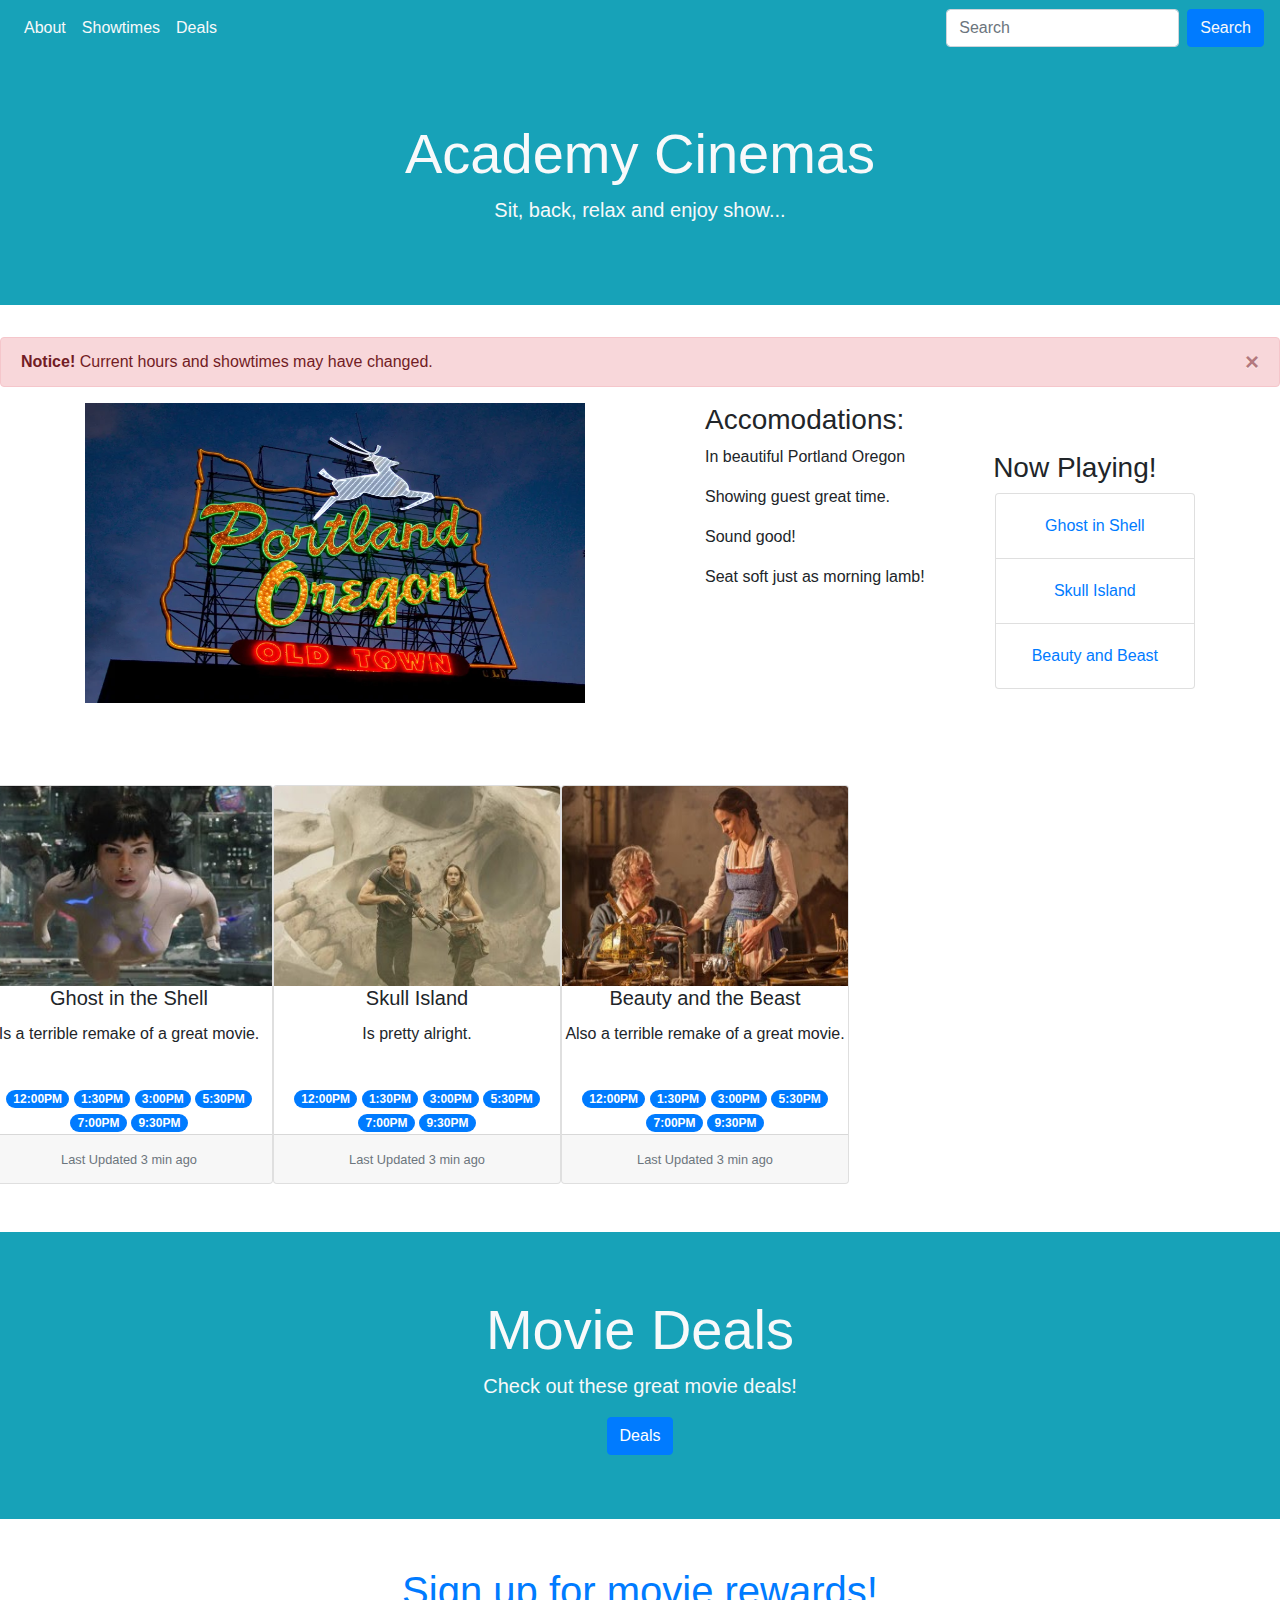
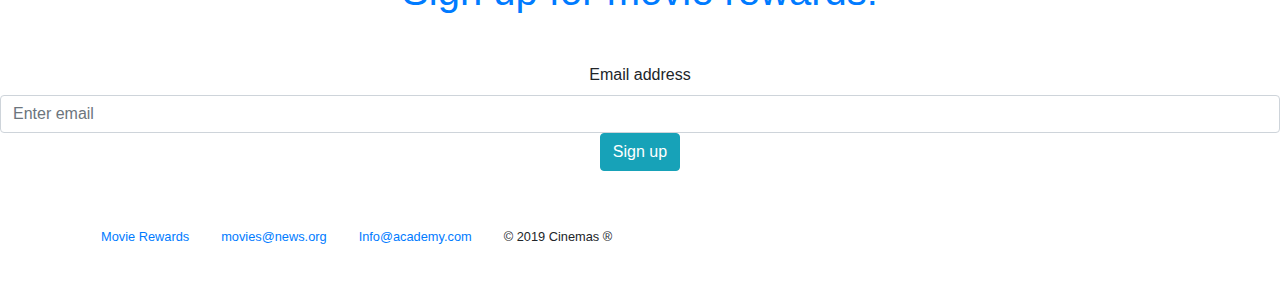
<file: bootsrtap4_project/acdemy_cinemas.html>
<!doctype html>
<html lang="en">
  <head>
    <!-- Required meta tags -->
    <meta charset="utf-8">
    <meta name="viewport" content="width=device-width, initial-scale=1, shrink-to-fit=no">

    <!-- Bootstrap CSS -->
    <link rel="stylesheet" href="https://stackpath.bootstrapcdn.com/bootstrap/4.4.1/css/bootstrap.min.css" integrity="sha384-Vkoo8x4CGsO3+Hhxv8T/Q5PaXtkKtu6ug5TOeNV6gBiFeWPGFN9MuhOf23Q9Ifjh" crossorigin="anonymous">

    <title>Academy Cinemas</title>
  </head>
  
  <body>
    
    <nav class="navbar navbar-expand-lg navbar-light bg-info">
      
        <div class="collapse navbar-collapse" id="navbarSupportedContent">
          <ul class="navbar-nav mr-auto">
            <li class="nav-item active">
              <a class="nav-link text-light" href="#About">About </a>
            </li>
            <li class="nav-item active">
              <a class="nav-link text-light" href="#Showtimes">Showtimes</a>
            </li>
            <li class="nav-item active">
              <a class="nav-link text-light" href="#Deals">Deals</a>
            </li>
          </ul>
          <form class="form-inline my-2 my-lg-0">
            <input class="form-control mr-sm-2" type="search" placeholder="Search" aria-label="Search">
            <button class="btn btn-primary my-2 my-sm-0 text-light" type="submit">Search</button>
          </form>
        </div>
      </nav>

      <div class="jumbotron jumbotron-fluid bg-info text-center">
        <div class="container">
          <h1 class="display-4 text-light">Academy Cinemas</h1>
          <p class="lead text-light">Sit, back, relax and enjoy show...</p>
        </div>
        </div>

        <div class="alert alert-danger alert-dismissible fade show" role="alert">
          <strong>Notice!</strong> Current hours and showtimes may have changed.
          <button type="button" class="close" data-dismiss="alert" aria-label="Close">
            <span aria-hidden="true">&times;</span>
          </button>
        </div>
		
        <div class="container">
            <div class="row">
              <div class="col-sm">
                
                <img class="image-fluid" src="./Img/pdx.webp" width="500" height="300">

                </div>
                <div id="About">
              <div class="col-sm">

                <h3>Accomodations:</h3>
                <p>In beautiful Portland Oregon</p>
                <p>Showing guest great time.</p>
                <p>Sound good!</p>
                <p>Seat soft just as morning lamb!</p>
            </div>
            </div>
			
            <div id="Showtimes">
              <div class="col-sm text-center my-5">

                <h3>Now Playing!</h3>
                <ul class="list group">
                    <li class="list-group-item">
                        <a class="nav-link" href="#">Ghost in Shell</a>
                    </li>

                    <li class="list-group-item">
                        <a class="nav-link" href="#">Skull Island</a>
                    </li>

                    <li class="list-group-item">
                        <a class="nav-link" href="#">Beauty and Beast</a>
                    </li>
                </ul>
                </div>
            </div>
      </div>
      </div>
	  
	     <div class="row my-5 text-center">
            <div class="card" style="width: 18rem;">
                <img class="card-img-top" src="./Img/ghostintheshell.jpg" alt="Card image cap" height="200" width="100">
                <div class="card-block">
                  <h5 class="card-title">Ghost in the Shell</h5>
                  <p class="card-text">Is a terrible remake of a great movie.</p>
                  <br>
                  <span class="badge badge-pill badge-primary">12:00PM</span>
                  <span class="badge badge-pill badge-primary">1:30PM</span>
                  <span class="badge badge-pill badge-primary">3:00PM</span>
                  <span class="badge badge-pill badge-primary">5:30PM</span>
                  <span class="badge badge-pill badge-primary">7:00PM</span>
                  <span class="badge badge-pill badge-primary">9:30PM</span>
                </div>
                  <div class="card-footer">
                      <small class="text-muted">Last Updated 3 min ago</small>
                    </div>
                </div>

          <div class="card" style="width: 18rem;">
            <img class="card-img-top" src="./Img/kongskullisland.jpg" alt="Card image cap" height="200" width="100">
            <div class="card-block">
              <h5 class="card-title">Skull Island</h5>
              <p class="card-text">Is pretty alright.</p>
              <br>
              <span class="badge badge-pill badge-primary">12:00PM</span>
              <span class="badge badge-pill badge-primary">1:30PM</span>
              <span class="badge badge-pill badge-primary">3:00PM</span>
              <span class="badge badge-pill badge-primary">5:30PM</span>
              <span class="badge badge-pill badge-primary">7:00PM</span>
              <span class="badge badge-pill badge-primary">9:30PM</span>
            </div>
              <div class="card-footer">
                  <small class="text-muted">Last Updated 3 min ago</small>
                </div>
            </div>

          <div class="card" style="width: 18rem;">
            <img class="card-img-top" src="./Img/beautyandthebeast.jpg" alt="Card image cap" height="200" width="100">
            <div class="card-block">
              <h5 class="card-title">Beauty and the Beast</h5>
              <p class="card-text">Also a terrible remake of a great movie.</p>
              <br>
              <span class="badge badge-pill badge-primary">12:00PM</span>
              <span class="badge badge-pill badge-primary">1:30PM</span>
              <span class="badge badge-pill badge-primary">3:00PM</span>
              <span class="badge badge-pill badge-primary">5:30PM</span>
              <span class="badge badge-pill badge-primary">7:00PM</span>
              <span class="badge badge-pill badge-primary">9:30PM</span>
            </div>
              <div class="card-footer">
                  <small class="text-muted">Last Updated 3 min ago</small>
                </div>
          </div>
        </div>

      <div class="jumbotron jumbotron-fluid bg-info text-center">
        <div class="container">
          <h1 class="display-4 text-light">Movie Deals</h1>
          <p class="lead text-light">Check out these great movie deals!</p>
          <button type="button" class="btn btn-primary" data-toggle="modal" data-target="#register">
            Deals
          </button>
        </div>
        </div>
      
      <div class="text-center">
        <div id="Deals">
      <form>
        <h1 class="text-primary my-5">Sign up for movie rewards!</h1>
        <div class="form-group">
          <label for="exampleInputEmail1">Email address</label>
          <input type="email" class="form-control" id="exampleInputEmail1" aria-describedby="emailHelp" placeholder="Enter email">
          <button type="button" class="btn btn-info popover-dismiss" data-container="body" data-toggle="popover" data-placement="top" data-content="Submit your email to receive great movie rewards!">
            Sign up
          </button>
        </div>
      </form>
      </div>
      </div>

<!-- Modal -->
<div class="modal fade" id="register" tabindex="-1" role="dialog" aria-labelledby="exampleModalLabel" aria-hidden="true">
  <div class="modal-dialog" role="document">
    <div class="modal-content">
      <div class="modal-header">
        <h5 class="modal-title" id="exampleModalLabel">Register to receive deals</h5>
        <button type="button" class="close" data-dismiss="modal" aria-label="Close">
          <span aria-hidden="true">&times;</span>
        </button>
      </div>
      <div class="modal-body">
        <form>
          <div class="form-group">
            <label for="formGroupExampleInput">First Name</label>
            <input type="text" class="form-control" id="formGroupExampleInput" placeholder="">
          </div>
          <div class="form-group">
            <label for="formGroupExampleInput2">Last Name</label>
            <input type="text" class="form-control" id="formGroupExampleInput2" placeholder="">
          </div>
          <div class="form-group">
            <label for="formGroupExampleInput">email</label>
            <input type="text" class="form-control" id="formGroupExampleInput" placeholder="">
          </div>
          <div class="form-group">
            <label for="formGroupExampleInput2">Password</label>
            <input type="text" class="form-control" id="formGroupExampleInput2" placeholder="">
          </div>
        </form>

      </div>
      <div class="modal-footer">
        <button type="button" class="btn btn-secondary" data-dismiss="modal">Close</button>
        <button type="button" class="btn btn-primary">Save changes</button>
      </div>
    </div>
  </div>
</div>

      <!--SHOWTIMES!-->
      <!--SHOWTIMES!-->

      <div class="container my-5">
          <ul class="nav">
              <li class="nav-item">
                  <small><a class="nav-link active" href="#">Movie Rewards</a></small>
              </li>

              <li class="nav-item">
                <small><a class="nav-link" href="#">movies@news.org</a></small>
            </li>

            <li class="nav-item">
                <small><a class="nav-link" href="#">Info@academy.com</a></small>
            </li>

            <li class="nav-item">
                <small class="nav-link">&copy; 2019 Cinemas &reg;</small>
            </li>
          </u1>
      </div>


    <!-- Optional JavaScript -->
    <!-- jQuery first, then Popper.js, then Bootstrap JS -->
    <script src="https://code.jquery.com/jquery-3.4.1.slim.min.js" integrity="sha384-J6qa4849blE2+poT4WnyKhv5vZF5SrPo0iEjwBvKU7imGFAV0wwj1yYfoRSJoZ+n" crossorigin="anonymous"></script>
    <script src="https://cdn.jsdelivr.net/npm/popper.js@1.16.0/dist/umd/popper.min.js" integrity="sha384-Q6E9RHvbIyZFJoft+2mJbHaEWldlvI9IOYy5n3zV9zzTtmI3UksdQRVvoxMfooAo" crossorigin="anonymous"></script>
    <script src="https://stackpath.bootstrapcdn.com/bootstrap/4.4.1/js/bootstrap.min.js" integrity="sha384-wfSDF2E50Y2D1uUdj0O3uMBJnjuUD4Ih7YwaYd1iqfktj0Uod8GCExl3Og8ifwB6" crossorigin="anonymous"></script>
      
    <script>
      $('.popover-dismiss').popover({
      trigger: 'focus'
      })
    </script>

  </body>
</html>
</file>
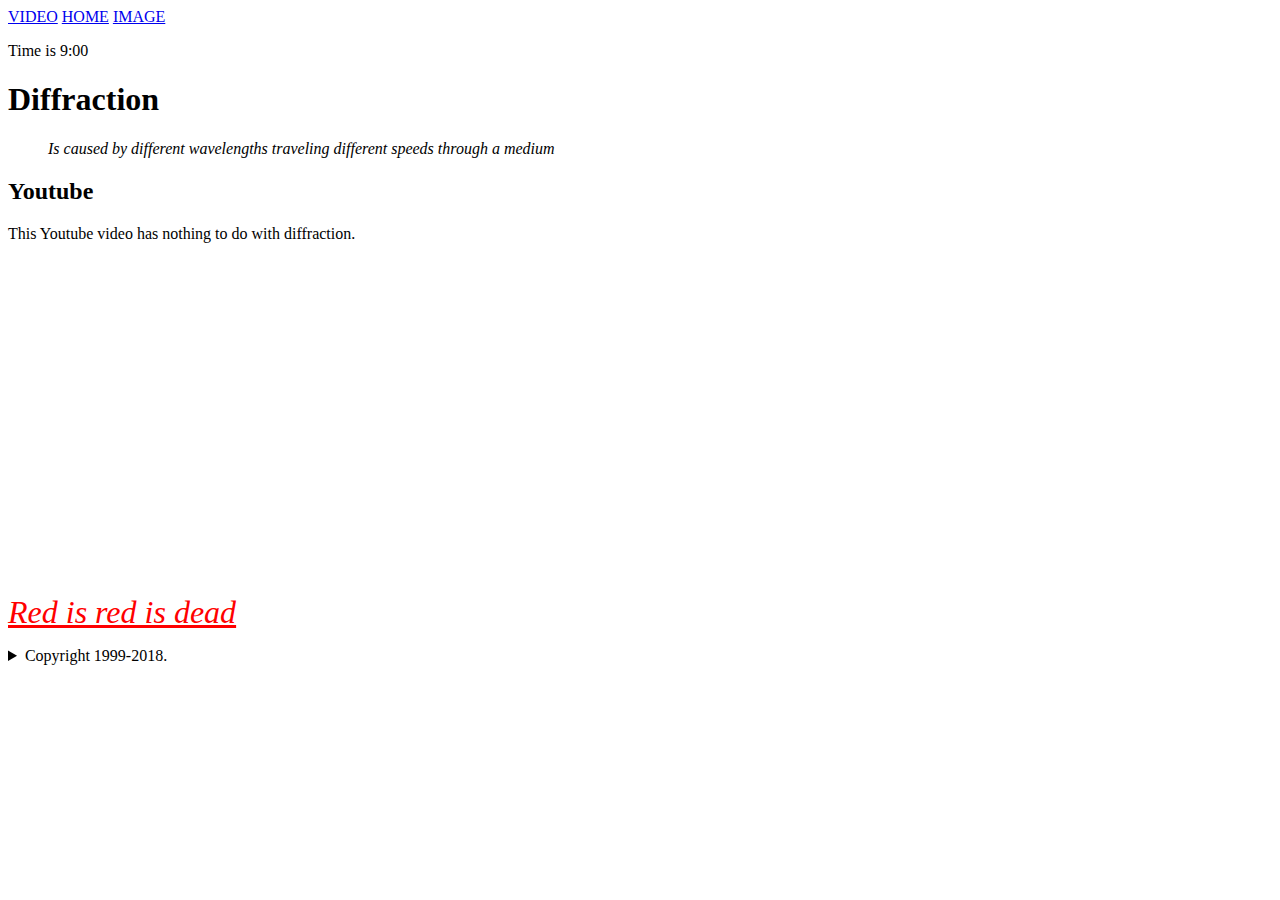
<file: HTML Docs/Assigment 1.html>
<!DOCTYPE html>
<html lang="en">
	<head>
		<title>Optics</title>
		<meta charset="utf-8">
	</head>
	<body>
	<a href="https://www.youtube.com/watch?v=U9DyHthJ6LA" target="_blank">VIDEO</a>
	<a href="Assigment 1.html">HOME</a>
	<a href="https://en.wikipedia.org/wiki/Wave_interference#/media/File:Wavepanel.png">IMAGE</a>
		<p>Time is <time>9:00</time></p>
	<article>
	<h1>Diffraction</h1>
	<blockquote><p><em>Is caused by different wavelengths traveling different speeds through a medium</em></p><blockquote>
	</article>
	<div>
		<div>
		<article>
		<h2>Youtube</h2>
			<p>This Youtube video has nothing to do with diffraction.</p>
		</article>
		</div>
	</div>
	<iframe width="560" height="315" src="https://www.youtube.com/embed/9YffrCViTVk" frameborder="0" allow="accelerometer; autoplay; encrypted-media; gyroscope; picture-in-picture" allowfullscreen></iframe>
	<p><font color="Red" face="Calibri" size="6"><i><u>Red is red is dead</i></u></font>
	<details>
  <summary>Copyright 1999-2018.</summary>
  <p> - by Refsnes Data. All Rights Reserved.</p>
  <p>All content and graphics on this web site are the property of the company Refsnes Data.</p>
</details>
	</body>
</html>
</file>
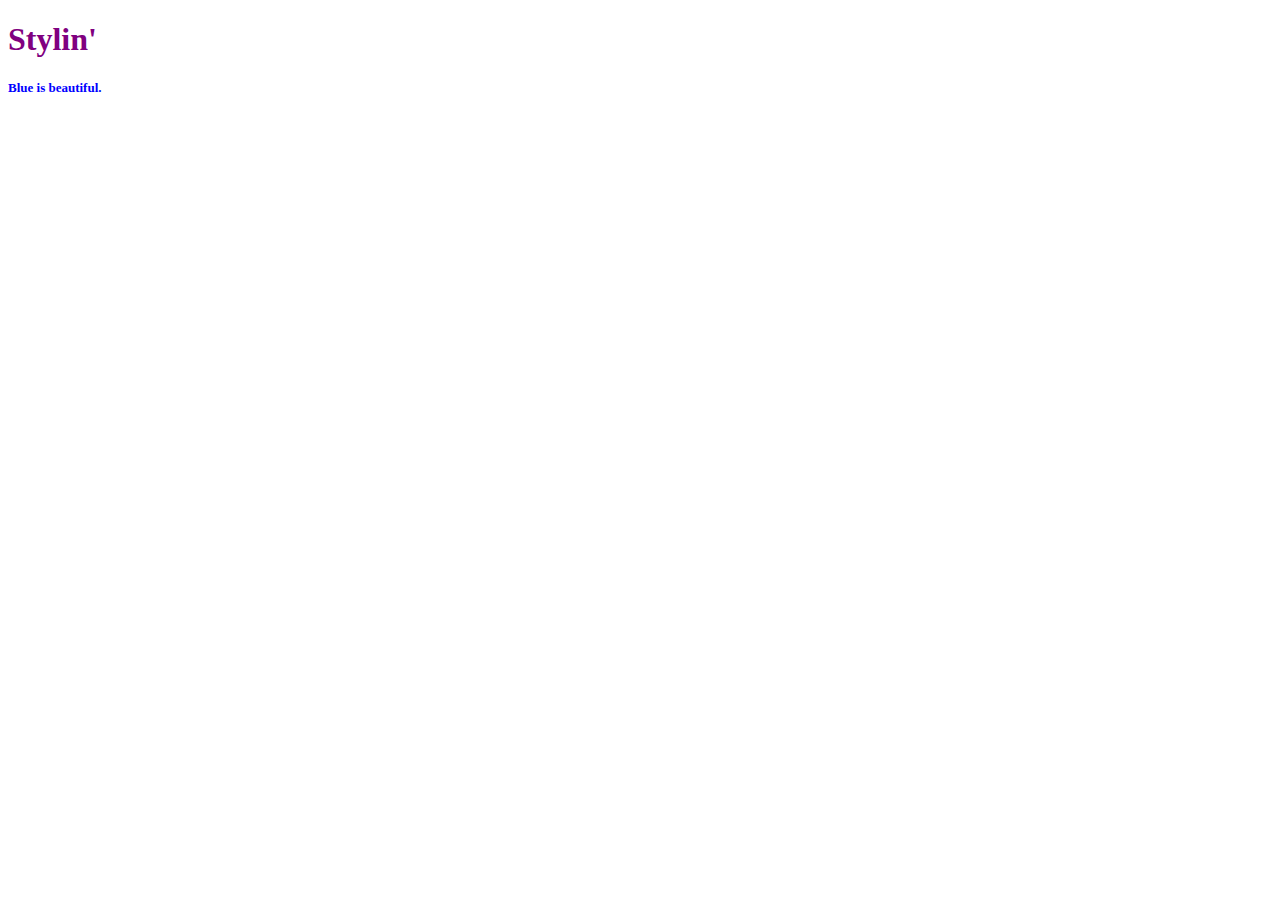
<file: HTML Docs/Basic_HTML_3.html>
<!DOCTYPE html>
<html lang="en">
	<head>
		<title>Style</title>
		<meta charset="utf-8">
	</head>
	<body>
	<div style="color: purple">
	<h1><b>Stylin'<b></h1>
	</div>
	<style>
	p {color: blue; font-size:13px;}
	</style>
	<p>Blue is beautiful.</p>
	</body>
</html>
</file>
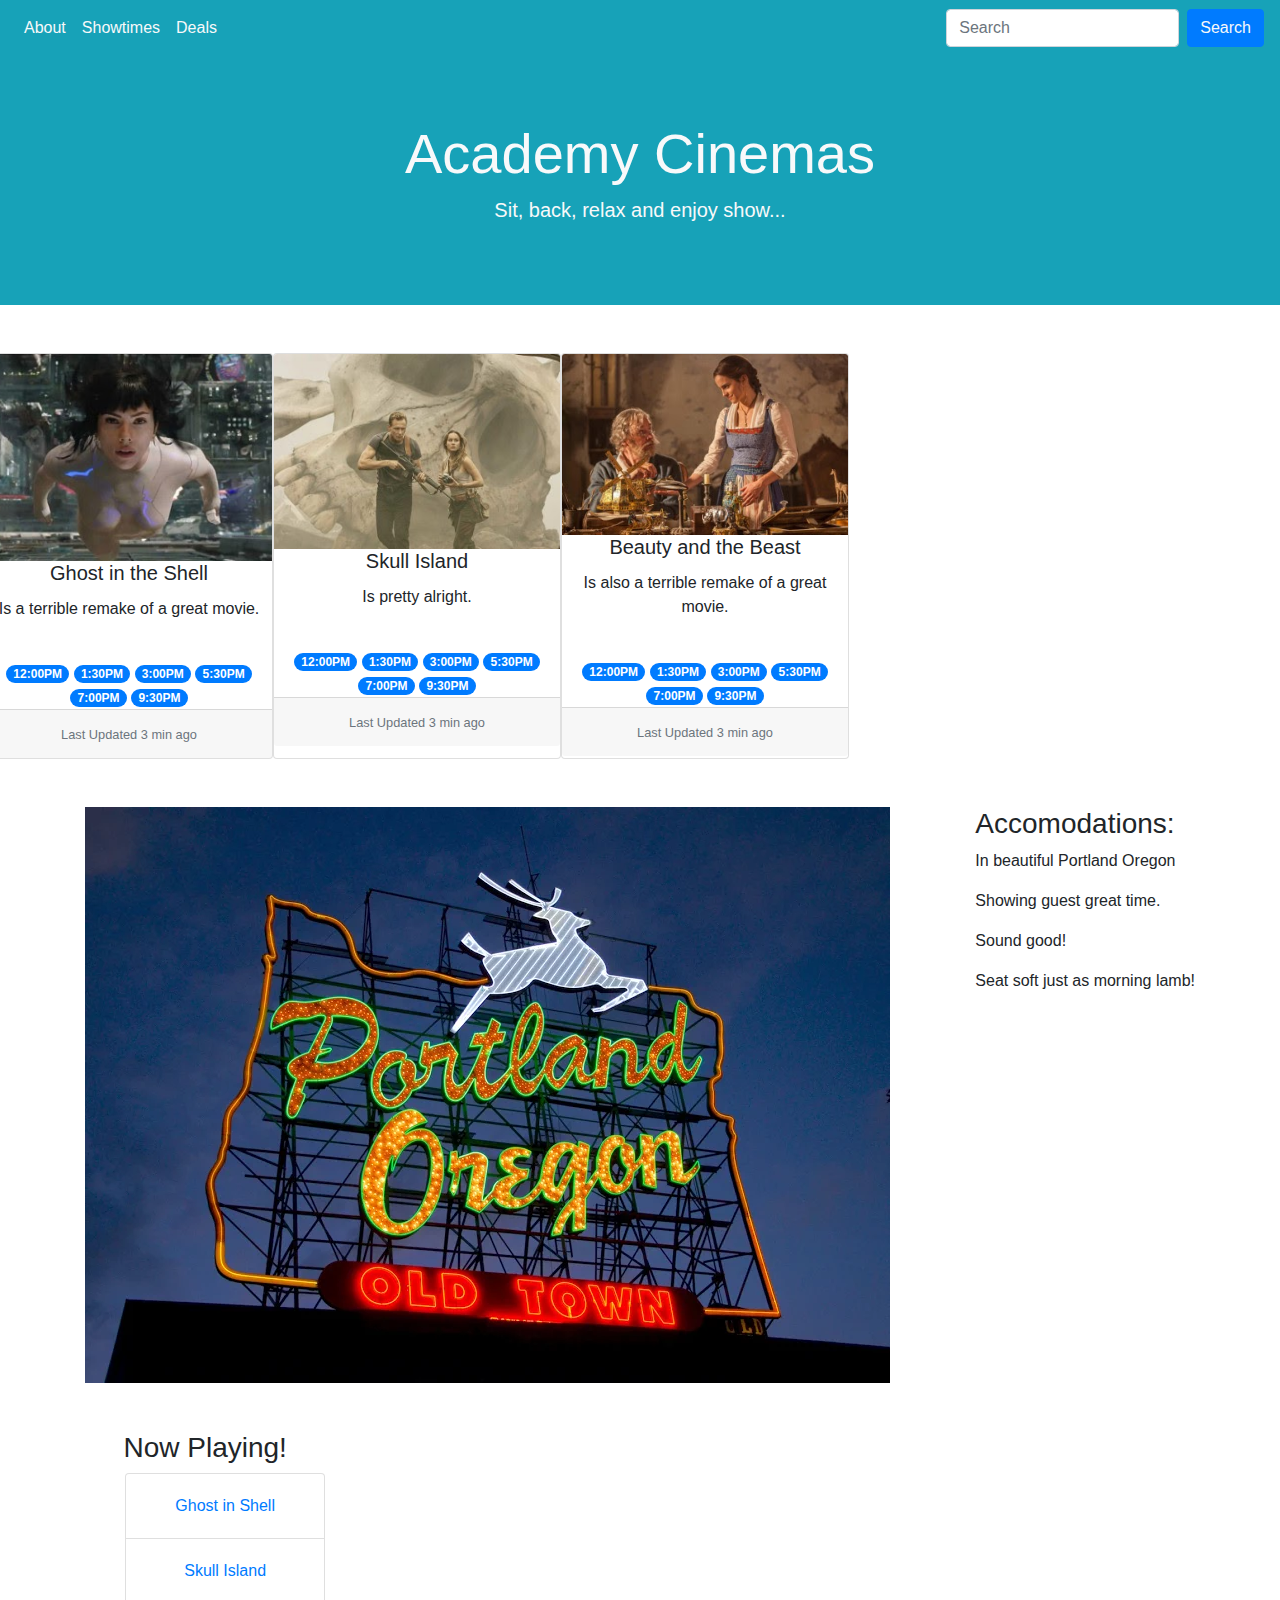
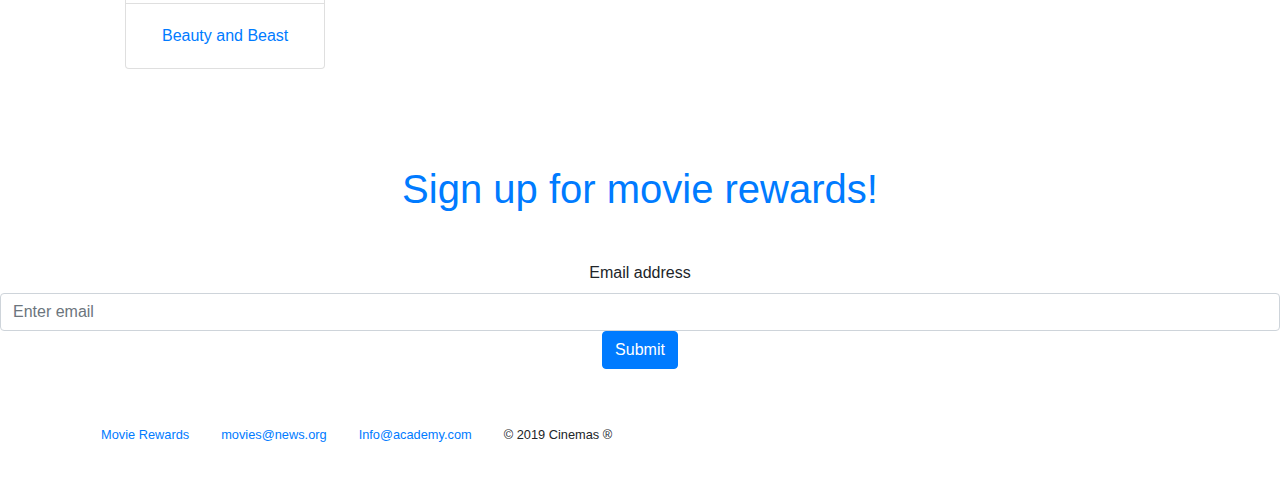
<file: HTML Docs/bootsrtap4_project/acdemy_cinemas.html>
<!doctype html>
<html lang="en">
  <head>
    <!-- Required meta tags -->
    <meta charset="utf-8">
    <meta name="viewport" content="width=device-width, initial-scale=1, shrink-to-fit=no">

    <!-- Bootstrap CSS -->
    <link rel="stylesheet" href="https://stackpath.bootstrapcdn.com/bootstrap/4.4.1/css/bootstrap.min.css" integrity="sha384-Vkoo8x4CGsO3+Hhxv8T/Q5PaXtkKtu6ug5TOeNV6gBiFeWPGFN9MuhOf23Q9Ifjh" crossorigin="anonymous">

    <title>Academy Cinemas</title>
  </head>
  <body>
    
    <nav class="navbar navbar-expand-lg navbar-light bg-info">
      
        <div class="collapse navbar-collapse" id="navbarSupportedContent">
          <ul class="navbar-nav mr-auto">
            <li class="nav-item active">
              <a class="nav-link text-light" href="#About">About </a>
            </li>
            <li class="nav-item active">
              <a class="nav-link text-light" href="#Showtimes">Showtimes</a>
            </li>
            <li class="nav-item active">
              <a class="nav-link text-light" href="#Deals">Deals</a>
            </li>
          </ul>
          <form class="form-inline my-2 my-lg-0">
            <input class="form-control mr-sm-2" type="search" placeholder="Search" aria-label="Search">
            <button class="btn btn-primary my-2 my-sm-0 text-light" type="submit">Search</button>
          </form>
        </div>
      </nav>

      <div class="jumbotron jumbotron-fluid bg-info text-center">
        <div class="container">
          <h1 class="display-4 text-light">Academy Cinemas</h1>
          <p class="lead text-light">Sit, back, relax and enjoy show...</p>
        </div>
        </div>

        <div class="row my-5 text-center">
            <div class="card" style="width: 18rem;">
                <img class="card-img-top" src="./Img/ghostintheshell.jpg" alt="Card image cap">
                <div class="card-block">
                  <h5 class="card-title">Ghost in the Shell</h5>
                  <p class="card-text">Is a terrible remake of a great movie.</p>
                  <br>
                  <span class="badge badge-pill badge-primary">12:00PM</span>
                  <span class="badge badge-pill badge-primary">1:30PM</span>
                  <span class="badge badge-pill badge-primary">3:00PM</span>
                  <span class="badge badge-pill badge-primary">5:30PM</span>
                  <span class="badge badge-pill badge-primary">7:00PM</span>
                  <span class="badge badge-pill badge-primary">9:30PM</span>
                </div>
                  <div class="card-footer">
                      <small class="text-muted">Last Updated 3 min ago</small>
                    </div>
                </div>

          <div class="card" style="width: 18rem;">
            <img class="card-img-top" src="./Img/kongskullisland.jpg" alt="Card image cap">
            <div class="card-block">
              <h5 class="card-title">Skull Island</h5>
              <p class="card-text">Is pretty alright.</p>
              <br>
              <span class="badge badge-pill badge-primary">12:00PM</span>
              <span class="badge badge-pill badge-primary">1:30PM</span>
              <span class="badge badge-pill badge-primary">3:00PM</span>
              <span class="badge badge-pill badge-primary">5:30PM</span>
              <span class="badge badge-pill badge-primary">7:00PM</span>
              <span class="badge badge-pill badge-primary">9:30PM</span>
            </div>
              <div class="card-footer">
                  <small class="text-muted">Last Updated 3 min ago</small>
                </div>
            </div>

          <div class="card" style="width: 18rem;">
            <img class="card-img-top" src="./Img/beautyandthebeast.jpg" alt="Card image cap">
            <div class="card-block">
              <h5 class="card-title">Beauty and the Beast</h5>
              <p class="card-text">Is also a terrible remake of a great movie.</p>
              <br>
              <span class="badge badge-pill badge-primary">12:00PM</span>
              <span class="badge badge-pill badge-primary">1:30PM</span>
              <span class="badge badge-pill badge-primary">3:00PM</span>
              <span class="badge badge-pill badge-primary">5:30PM</span>
              <span class="badge badge-pill badge-primary">7:00PM</span>
              <span class="badge badge-pill badge-primary">9:30PM</span>
            </div>
              <div class="card-footer">
                  <small class="text-muted">Last Updated 3 min ago</small>
                </div>
          </div>
        </div>

        <div class="container">
            <div class="row">
              <div class="col-sm">
                
                <img class="image-fluid" src="./Img/pdx.webp">

                </div>
                <div id="About">
              <div class="col-sm">

                <h3>Accomodations:</h3>
                <p>In beautiful Portland Oregon</p>
                <p>Showing guest great time.</p>
                <p>Sound good!</p>
                <p>Seat soft just as morning lamb!</p>

            </div>
            </div>
            <div id="Showtimes">
              <div class="col-sm text-center my-5">

                <h3>Now Playing!</h3>
                <ul class="list group">
                    <li class="list-group-item">
                        <a class="nav-link" href="#">Ghost in Shell</a>
                    </li>

                    <li class="list-group-item">
                        <a class="nav-link" href="#">Skull Island</a>
                    </li>

                    <li class="list-group-item">
                        <a class="nav-link" href="#">Beauty and Beast</a>
                    </li>
                </ul>
                </div>
            </div>
      </div>
      </div>
      
      <div class="text-center">
        <div id="Deals">
      <form>
        <h1 class="text-primary my-5">Sign up for movie rewards!</h1>
        <div class="form-group">
          <label for="exampleInputEmail1">Email address</label>
          <input type="email" class="form-control" id="exampleInputEmail1" aria-describedby="emailHelp" placeholder="Enter email">
          <button type="submit" class="btn btn-primary">Submit</button>
        </div>
      </form>
      </div>
      </div>

      <!--SHOWTIMES!-->
      <!--SHOWTIMES!-->

      <div class="container my-5">
          <ul class="nav">
              <li class="nav-item">
                  <small><a class="nav-link active" href="#">Movie Rewards</a></small>
              </li>

              <li class="nav-item">
                <small><a class="nav-link" href="#">movies@news.org</a></small>
            </li>

            <li class="nav-item">
                <small><a class="nav-link" href="#">Info@academy.com</a></small>
            </li>

            <li class="nav-item">
                <small class="nav-link">&copy; 2019 Cinemas &reg;</small>
            </li>
          </u1>
      </div>


    <!-- Optional JavaScript -->
    <!-- jQuery first, then Popper.js, then Bootstrap JS -->
    <script src="https://code.jquery.com/jquery-3.4.1.slim.min.js" integrity="sha384-J6qa4849blE2+poT4WnyKhv5vZF5SrPo0iEjwBvKU7imGFAV0wwj1yYfoRSJoZ+n" crossorigin="anonymous"></script>
    <script src="https://cdn.jsdelivr.net/npm/popper.js@1.16.0/dist/umd/popper.min.js" integrity="sha384-Q6E9RHvbIyZFJoft+2mJbHaEWldlvI9IOYy5n3zV9zzTtmI3UksdQRVvoxMfooAo" crossorigin="anonymous"></script>
    <script src="https://stackpath.bootstrapcdn.com/bootstrap/4.4.1/js/bootstrap.min.js" integrity="sha384-wfSDF2E50Y2D1uUdj0O3uMBJnjuUD4Ih7YwaYd1iqfktj0Uod8GCExl3Og8ifwB6" crossorigin="anonymous"></script>
  </body>
</html>
</file>
